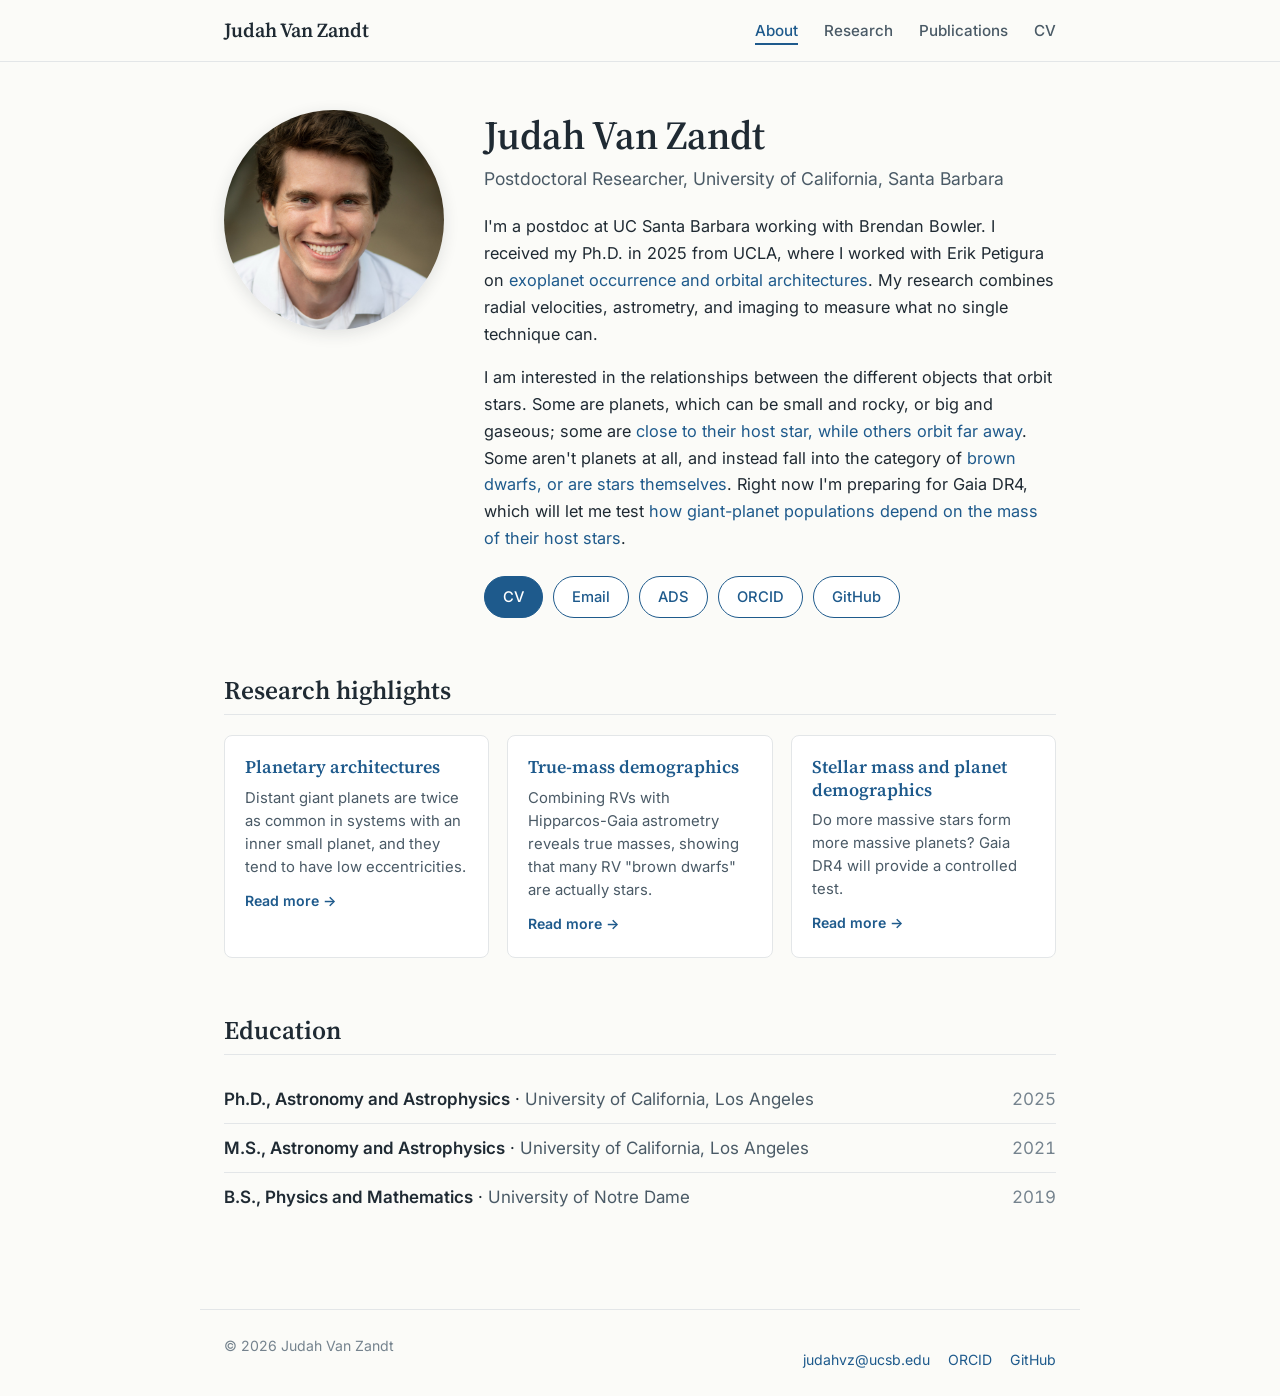
<file: index.html>
<!DOCTYPE html>
<html lang="en">
<head>
    <meta charset="UTF-8">
    <meta name="viewport" content="width=device-width, initial-scale=1.0">
    <title>Judah Van Zandt · Exoplanet Demographics</title>
    <meta name="description" content="Judah Van Zandt is a postdoctoral researcher at UC Santa Barbara studying giant-planet demographics and planetary system architectures with radial velocities, astrometry, and imaging.">
    <link rel="preconnect" href="https://fonts.googleapis.com">
    <link rel="preconnect" href="https://fonts.gstatic.com" crossorigin>
    <link href="https://fonts.googleapis.com/css2?family=Inter:wght@400;500;600;700&family=Source+Serif+4:opsz,wght@8..60,600&display=swap" rel="stylesheet">
    <link rel="stylesheet" href="style.css">
</head>
<body>
    <nav class="navbar">
        <div class="nav-container">
            <p class="logo"><a href="index.html">Judah Van Zandt</a></p>
            <ul class="nav-menu">
                <li><a href="index.html">About</a></li>
                <li><a href="research.html">Research</a></li>
                <li><a href="publications.html">Publications</a></li>
                <li><a href="cv.pdf" data-cv target="_blank" rel="noopener">CV</a></li>
            </ul>
        </div>
    </nav>

    <main class="container">
        <section class="hero">
            <img src="images/judah_headshot.jpeg" alt="Judah Van Zandt" class="profile-image">
            <div class="hero-text">
                <h1>Judah Van Zandt</h1>
                <p class="subtitle">Postdoctoral Researcher, University of California, Santa Barbara</p>
                <p>
                    I'm a postdoc at UC Santa Barbara working with Brendan Bowler. I received my Ph.D. in 2025 from UCLA, where I worked with Erik Petigura on <a href="research.html#architectures">exoplanet occurrence and orbital architectures</a>. My research combines radial velocities, astrometry, and imaging to measure what no single technique can.
                </p>
                <p>
                    I am interested in the relationships between the different objects that orbit stars. Some are planets, which can be small and rocky, or big and gaseous; some are <a href="research.html#architectures">close to their host star, while others orbit far away</a>. Some aren't planets at all, and instead fall into the category of <a href="research.html#true-masses">brown dwarfs, or are stars themselves</a>. Right now I'm preparing for Gaia DR4, which will let me test <a href="research.html#stellar-mass">how giant-planet populations depend on the mass of their host stars</a>.
                </p>
                <div class="hero-links">
                    <a href="cv.pdf" data-cv class="btn primary" target="_blank" rel="noopener">CV</a>
                    <a href="mailto:judahvz@ucsb.edu" class="btn">Email</a>
                    <a href="https://ui.adsabs.harvard.edu/search/q=orcid%3A0000-0002-4290-6826&amp;sort=date%20desc" class="btn" target="_blank" rel="noopener">ADS</a>
                    <a href="https://orcid.org/0000-0002-4290-6826" class="btn" target="_blank" rel="noopener">ORCID</a>
                    <a href="https://github.com/jvanzand" class="btn" target="_blank" rel="noopener">GitHub</a>
                </div>
            </div>
        </section>

        <section>
            <h2 class="section-title">Research highlights</h2>
            <div class="highlights">
                <a class="highlight-card" href="research.html#architectures">
                    <h3>Planetary architectures</h3>
                    <p>Distant giant planets are twice as common in systems with an inner small planet, and they tend to have low eccentricities.</p>
                    <span class="card-more">Read more →</span>
                </a>
                <a class="highlight-card" href="research.html#true-masses">
                    <h3>True-mass demographics</h3>
                    <p>Combining RVs with Hipparcos-Gaia astrometry reveals true masses, showing that many RV "brown dwarfs" are actually stars.</p>
                    <span class="card-more">Read more →</span>
                </a>
                <a class="highlight-card" href="research.html#stellar-mass">
                    <h3>Stellar mass and planet demographics</h3>
                    <p>Do more massive stars form more massive planets? Gaia DR4 will provide a controlled test.</p>
                    <span class="card-more">Read more →</span>
                </a>
            </div>
        </section>

        <section>
            <h2 class="section-title">Education</h2>
            <ul class="entry-list">
                <li class="entry">
                    <div><span class="entry-title">Ph.D., Astronomy and Astrophysics</span> · <span class="entry-where">University of California, Los Angeles</span></div>
                    <span class="entry-date">2025</span>
                </li>
                <li class="entry">
                    <div><span class="entry-title">M.S., Astronomy and Astrophysics</span> · <span class="entry-where">University of California, Los Angeles</span></div>
                    <span class="entry-date">2021</span>
                </li>
                <li class="entry">
                    <div><span class="entry-title">B.S., Physics and Mathematics</span> · <span class="entry-where">University of Notre Dame</span></div>
                    <span class="entry-date">2019</span>
                </li>
            </ul>
        </section>
    </main>

    <footer class="footer">
        <p>&copy; <span id="year"></span> Judah Van Zandt</p>
        <p class="footer-links">
            <a href="mailto:judahvz@ucsb.edu">judahvz@ucsb.edu</a>
            <a href="https://orcid.org/0000-0002-4290-6826" target="_blank" rel="noopener">ORCID</a>
            <a href="https://github.com/jvanzand" target="_blank" rel="noopener">GitHub</a>
        </p>
    </footer>

    <script src="script.js"></script>
</body>
</html>
</file>
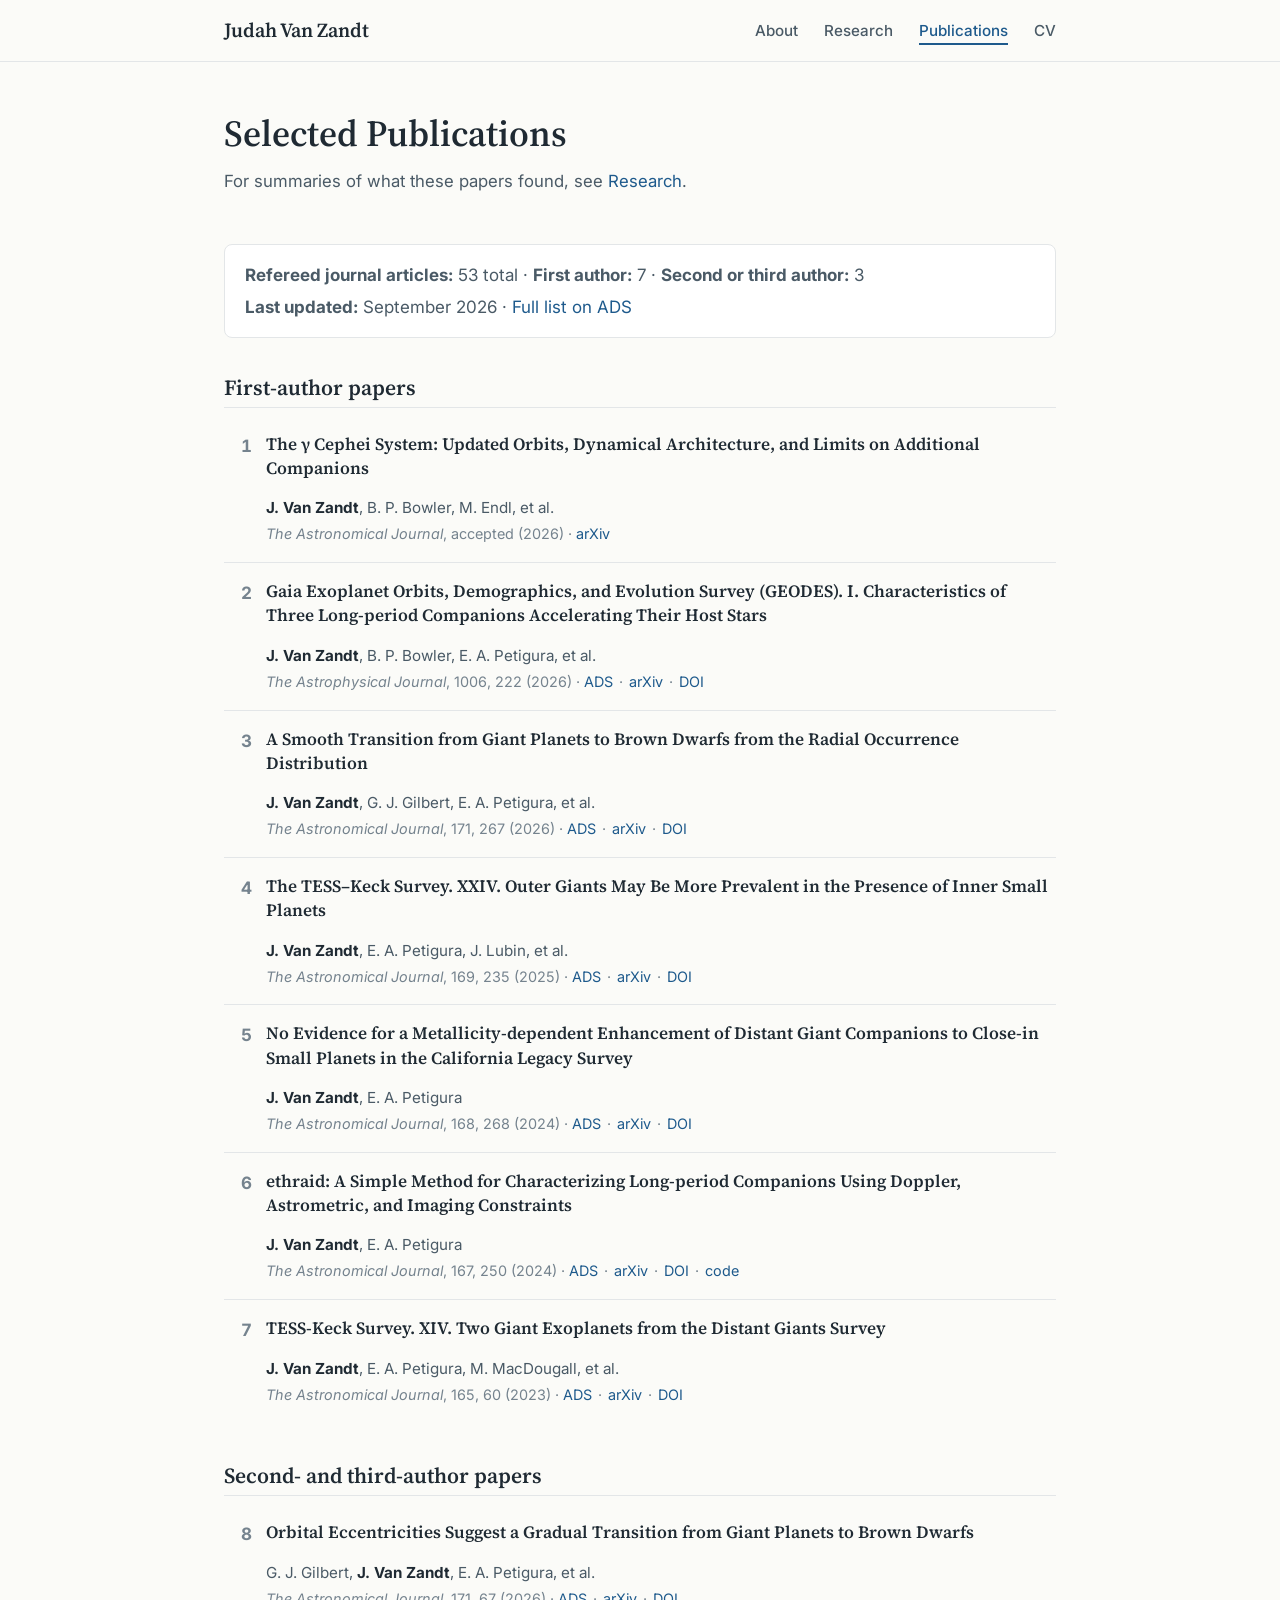
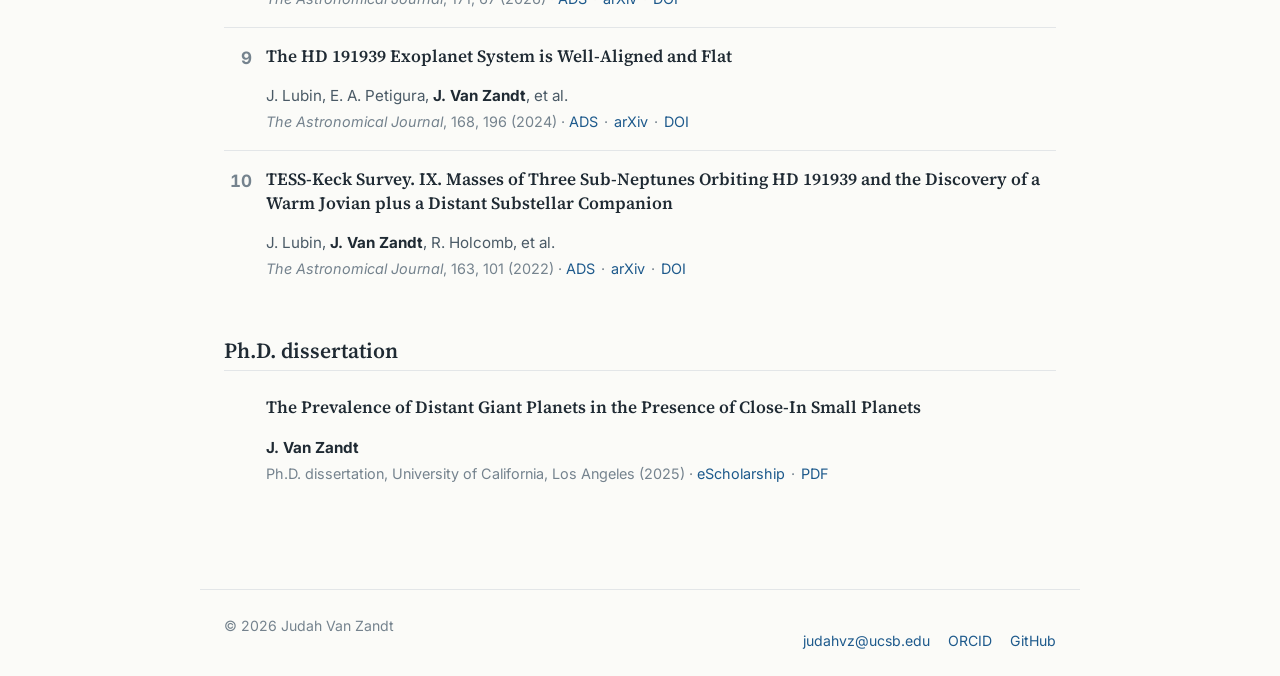
<file: publications.html>
<!DOCTYPE html>
<html lang="en">
<head>
    <meta charset="UTF-8">
    <meta name="viewport" content="width=device-width, initial-scale=1.0">
    <title>Publications · Judah Van Zandt</title>
    <meta name="description" content="Selected publications by Judah Van Zandt on exoplanet demographics, giant planets, and brown dwarfs.">
    <link rel="preconnect" href="https://fonts.googleapis.com">
    <link rel="preconnect" href="https://fonts.gstatic.com" crossorigin>
    <link href="https://fonts.googleapis.com/css2?family=Inter:wght@400;500;600;700&family=Source+Serif+4:opsz,wght@8..60,600&display=swap" rel="stylesheet">
    <link rel="stylesheet" href="style.css">
</head>
<body>
    <nav class="navbar">
        <div class="nav-container">
            <p class="logo"><a href="index.html">Judah Van Zandt</a></p>
            <ul class="nav-menu">
                <li><a href="index.html">About</a></li>
                <li><a href="research.html">Research</a></li>
                <li><a href="publications.html">Publications</a></li>
                <li><a href="cv.pdf" data-cv target="_blank" rel="noopener">CV</a></li>
            </ul>
        </div>
    </nav>

    <header class="page-intro">
        <h1>Selected Publications</h1>
        <p>For summaries of what these papers found, see <a href="research.html">Research</a>.</p>
    </header>

    <main class="container">
        <section class="publications">
            <div class="pub-summary">
                <p><strong>Refereed journal articles:</strong> 53 total · <strong>First author:</strong> 7 · <strong>Second or third author:</strong> 3</p>
                <p><strong>Last updated:</strong> September 2026 · <a href="https://ui.adsabs.harvard.edu/search/q=orcid%3A0000-0002-4290-6826&amp;sort=date%20desc" target="_blank" rel="noopener">Full list on ADS</a></p>
            </div>

            <div class="publication-group">
                <h2>First-author papers</h2>
                <ol class="publication-list">
                    <li id="pub-gamma-cep">
                        <p class="pub-title">The γ Cephei System: Updated Orbits, Dynamical Architecture, and Limits on Additional Companions</p>
                        <p class="authors"><strong>J. Van Zandt</strong>, B. P. Bowler, M. Endl, et al.</p>
                        <p class="publication-info"><em>The Astronomical Journal</em>, accepted (2026) · <span class="links"><a href="https://arxiv.org/abs/2608.30030" target="_blank" rel="noopener">arXiv</a></span></p>
                    </li>
                    <li id="pub-geodes-1">
                        <p class="pub-title">Gaia Exoplanet Orbits, Demographics, and Evolution Survey (GEODES). I. Characteristics of Three Long-period Companions Accelerating Their Host Stars</p>
                        <p class="authors"><strong>J. Van Zandt</strong>, B. P. Bowler, E. A. Petigura, et al.</p>
                        <p class="publication-info"><em>The Astrophysical Journal</em>, 1006, 222 (2026) · <span class="links"><a href="https://ui.adsabs.harvard.edu/abs/2026ApJ..1006..222V" target="_blank" rel="noopener">ADS</a><a href="https://arxiv.org/abs/2605.23018" target="_blank" rel="noopener">arXiv</a><a href="https://doi.org/10.3847/1538-4357/ae74cd" target="_blank" rel="noopener">DOI</a></span></p>
                    </li>
                    <li id="pub-cls-true-mass">
                        <p class="pub-title">A Smooth Transition from Giant Planets to Brown Dwarfs from the Radial Occurrence Distribution</p>
                        <p class="authors"><strong>J. Van Zandt</strong>, G. J. Gilbert, E. A. Petigura, et al.</p>
                        <p class="publication-info"><em>The Astronomical Journal</em>, 171, 267 (2026) · <span class="links"><a href="https://ui.adsabs.harvard.edu/abs/2026AJ....171..267V" target="_blank" rel="noopener">ADS</a><a href="https://arxiv.org/abs/2511.18758" target="_blank" rel="noopener">arXiv</a><a href="https://doi.org/10.3847/1538-3881/ae5102" target="_blank" rel="noopener">DOI</a></span></p>
                    </li>
                    <li id="pub-dgs-2025">
                        <p class="pub-title">The TESS–Keck Survey. XXIV. Outer Giants May Be More Prevalent in the Presence of Inner Small Planets</p>
                        <p class="authors"><strong>J. Van Zandt</strong>, E. A. Petigura, J. Lubin, et al.</p>
                        <p class="publication-info"><em>The Astronomical Journal</em>, 169, 235 (2025) · <span class="links"><a href="https://ui.adsabs.harvard.edu/abs/2025AJ....169..235V" target="_blank" rel="noopener">ADS</a><a href="https://arxiv.org/abs/2501.06342" target="_blank" rel="noopener">arXiv</a><a href="https://doi.org/10.3847/1538-3881/adbbed" target="_blank" rel="noopener">DOI</a></span></p>
                    </li>
                    <li id="pub-metallicity-2024">
                        <p class="pub-title">No Evidence for a Metallicity-dependent Enhancement of Distant Giant Companions to Close-in Small Planets in the California Legacy Survey</p>
                        <p class="authors"><strong>J. Van Zandt</strong>, E. A. Petigura</p>
                        <p class="publication-info"><em>The Astronomical Journal</em>, 168, 268 (2024) · <span class="links"><a href="https://ui.adsabs.harvard.edu/abs/2024AJ....168..268V" target="_blank" rel="noopener">ADS</a><a href="https://arxiv.org/abs/2410.23071" target="_blank" rel="noopener">arXiv</a><a href="https://doi.org/10.3847/1538-3881/ad8c3b" target="_blank" rel="noopener">DOI</a></span></p>
                    </li>
                    <li id="pub-ethraid">
                        <p class="pub-title">ethraid: A Simple Method for Characterizing Long-period Companions Using Doppler, Astrometric, and Imaging Constraints</p>
                        <p class="authors"><strong>J. Van Zandt</strong>, E. A. Petigura</p>
                        <p class="publication-info"><em>The Astronomical Journal</em>, 167, 250 (2024) · <span class="links"><a href="https://ui.adsabs.harvard.edu/abs/2024AJ....167..250V" target="_blank" rel="noopener">ADS</a><a href="https://arxiv.org/abs/2403.16340" target="_blank" rel="noopener">arXiv</a><a href="https://doi.org/10.3847/1538-3881/ad390b" target="_blank" rel="noopener">DOI</a><a href="https://github.com/jvanzand/ethraid" target="_blank" rel="noopener">code</a></span></p>
                    </li>
                    <li id="pub-dgs-2023">
                        <p class="pub-title">TESS-Keck Survey. XIV. Two Giant Exoplanets from the Distant Giants Survey</p>
                        <p class="authors"><strong>J. Van Zandt</strong>, E. A. Petigura, M. MacDougall, et al.</p>
                        <p class="publication-info"><em>The Astronomical Journal</em>, 165, 60 (2023) · <span class="links"><a href="https://ui.adsabs.harvard.edu/abs/2023AJ....165...60V" target="_blank" rel="noopener">ADS</a><a href="https://arxiv.org/abs/2209.06958" target="_blank" rel="noopener">arXiv</a><a href="https://doi.org/10.3847/1538-3881/aca6ef" target="_blank" rel="noopener">DOI</a></span></p>
                    </li>
                </ol>
            </div>

            <div class="publication-group">
                <h2>Second- and third-author papers</h2>
                <ol class="publication-list">
                    <li id="pub-gilbert-2026">
                        <p class="pub-title">Orbital Eccentricities Suggest a Gradual Transition from Giant Planets to Brown Dwarfs</p>
                        <p class="authors">G. J. Gilbert, <strong>J. Van Zandt</strong>, E. A. Petigura, et al.</p>
                        <p class="publication-info"><em>The Astronomical Journal</em>, 171, 67 (2026) · <span class="links"><a href="https://ui.adsabs.harvard.edu/abs/2026AJ....171...67G" target="_blank" rel="noopener">ADS</a><a href="https://arxiv.org/abs/2511.12816" target="_blank" rel="noopener">arXiv</a><a href="https://doi.org/10.3847/1538-3881/ae1fd7" target="_blank" rel="noopener">DOI</a></span></p>
                    </li>
                    <li id="pub-lubin-2024">
                        <p class="pub-title">The HD 191939 Exoplanet System is Well-Aligned and Flat</p>
                        <p class="authors">J. Lubin, E. A. Petigura, <strong>J. Van Zandt</strong>, et al.</p>
                        <p class="publication-info"><em>The Astronomical Journal</em>, 168, 196 (2024) · <span class="links"><a href="https://ui.adsabs.harvard.edu/abs/2024AJ....168..196L" target="_blank" rel="noopener">ADS</a><a href="https://arxiv.org/abs/2409.06795" target="_blank" rel="noopener">arXiv</a><a href="https://doi.org/10.3847/1538-3881/ad79ed" target="_blank" rel="noopener">DOI</a></span></p>
                    </li>
                    <li id="pub-lubin-2022">
                        <p class="pub-title">TESS-Keck Survey. IX. Masses of Three Sub-Neptunes Orbiting HD 191939 and the Discovery of a Warm Jovian plus a Distant Substellar Companion</p>
                        <p class="authors">J. Lubin, <strong>J. Van Zandt</strong>, R. Holcomb, et al.</p>
                        <p class="publication-info"><em>The Astronomical Journal</em>, 163, 101 (2022) · <span class="links"><a href="https://ui.adsabs.harvard.edu/abs/2022AJ....163..101L" target="_blank" rel="noopener">ADS</a><a href="https://arxiv.org/abs/2108.02208" target="_blank" rel="noopener">arXiv</a><a href="https://doi.org/10.3847/1538-3881/ac3d38" target="_blank" rel="noopener">DOI</a></span></p>
                    </li>
                </ol>
            </div>

            <div class="publication-group">
                <h2>Ph.D. dissertation</h2>
                <ul class="publication-list unnumbered">
                    <li id="pub-dissertation">
                        <p class="pub-title">The Prevalence of Distant Giant Planets in the Presence of Close-In Small Planets</p>
                        <p class="authors"><strong>J. Van Zandt</strong></p>
                        <p class="publication-info">Ph.D. dissertation, University of California, Los Angeles (2025) · <span class="links"><a href="https://escholarship.org/uc/item/2hh9c090" target="_blank" rel="noopener">eScholarship</a><a href="https://escholarship.org/content/qt2hh9c090/qt2hh9c090.pdf" target="_blank" rel="noopener">PDF</a></span></p>
                    </li>
                </ul>
            </div>
        </section>
    </main>

    <footer class="footer">
        <p>&copy; <span id="year"></span> Judah Van Zandt</p>
        <p class="footer-links">
            <a href="mailto:judahvz@ucsb.edu">judahvz@ucsb.edu</a>
            <a href="https://orcid.org/0000-0002-4290-6826" target="_blank" rel="noopener">ORCID</a>
            <a href="https://github.com/jvanzand" target="_blank" rel="noopener">GitHub</a>
        </p>
    </footer>

    <script src="script.js"></script>
</body>
</html>
</file>
<file: style.css>
/* ============================================
   Design tokens
   ============================================ */

:root {
    --ink: #1f2a33;          /* main text */
    --ink-soft: #4a5a66;     /* secondary text */
    --ink-faint: #75838e;    /* captions, meta */
    --accent: #1e5a8c;       /* links, highlights */
    --accent-dark: #153f63;
    --accent-tint: #eaf1f7;
    --bg: #fbfbf8;
    --surface: #ffffff;
    --rule: #e3e6e8;
    --radius: 8px;
    --serif: "Source Serif 4", Georgia, "Times New Roman", serif;
    --sans: "Inter", -apple-system, BlinkMacSystemFont, "Helvetica Neue", Arial, sans-serif;
    --measure: 880px;        /* max content width */
}

* {
    margin: 0;
    padding: 0;
    box-sizing: border-box;
}

html {
    scroll-behavior: smooth;
    scroll-padding-top: 80px; /* keep anchored headings clear of the sticky nav */
}

body {
    font-family: var(--sans);
    font-size: 17px;
    line-height: 1.65;
    color: var(--ink);
    background-color: var(--bg);
    -webkit-font-smoothing: antialiased;
}

a {
    color: var(--accent);
    text-decoration: none;
}

a:hover {
    color: var(--accent-dark);
    text-decoration: underline;
}

h1, h2, h3 {
    font-family: var(--serif);
    font-weight: 600;
    line-height: 1.25;
    color: var(--ink);
}

p + p {
    margin-top: 1em;
}

/* ============================================
   Navigation
   ============================================ */

.navbar {
    background-color: rgba(251, 251, 248, 0.94);
    backdrop-filter: blur(6px);
    border-bottom: 1px solid var(--rule);
    position: sticky;
    top: 0;
    z-index: 100;
}

.nav-container {
    max-width: var(--measure);
    margin: 0 auto;
    padding: 14px 24px;
    display: flex;
    justify-content: space-between;
    align-items: center;
    gap: 16px;
}

.logo {
    font-family: var(--serif);
    font-size: 1.25rem;
    font-weight: 600;
}

.logo a {
    color: var(--ink);
}

.logo a:hover {
    color: var(--accent);
    text-decoration: none;
}

.nav-menu {
    display: flex;
    list-style: none;
    gap: 26px;
    font-size: 0.95rem;
}

.nav-menu a {
    color: var(--ink-soft);
    font-weight: 500;
    padding-bottom: 3px;
    border-bottom: 2px solid transparent;
}

.nav-menu a:hover,
.nav-menu a.active {
    color: var(--accent);
    border-bottom-color: var(--accent);
    text-decoration: none;
}

/* ============================================
   Layout
   ============================================ */

.container {
    max-width: var(--measure);
    margin: 0 auto;
    padding: 48px 24px 24px;
}

section + section {
    margin-top: 56px;
}

.section-title {
    font-size: 1.6rem;
    margin-bottom: 20px;
    padding-bottom: 8px;
    border-bottom: 1px solid var(--rule);
}

.page-intro {
    max-width: var(--measure);
    margin: 0 auto;
    padding: 48px 24px 0;
}

.page-intro h1 {
    font-size: 2.3rem;
    margin-bottom: 12px;
}

.page-intro p {
    color: var(--ink-soft);
    font-size: 1.05rem;
    max-width: 680px;
}

/* ============================================
   Home: hero
   ============================================ */

.hero {
    display: grid;
    grid-template-columns: 220px 1fr;
    gap: 40px;
    align-items: start;
}

.profile-image {
    width: 220px;
    height: 220px;
    border-radius: 50%;
    object-fit: cover;
    box-shadow: 0 4px 16px rgba(31, 42, 51, 0.12);
}

.hero h1 {
    font-size: 2.5rem;
    margin-bottom: 4px;
}

.hero .subtitle {
    font-size: 1.1rem;
    color: var(--ink-soft);
    margin-bottom: 20px;
}

.hero-text p {
    font-size: 1.02rem;
}

.hero-links {
    display: flex;
    flex-wrap: wrap;
    gap: 10px;
    margin-top: 24px;
}

.btn {
    display: inline-block;
    padding: 8px 18px;
    border: 1px solid var(--accent);
    border-radius: 999px;
    color: var(--accent);
    font-size: 0.92rem;
    font-weight: 500;
    background: var(--surface);
    transition: background-color 0.15s ease, color 0.15s ease;
}

.btn:hover {
    background: var(--accent);
    color: #fff;
    text-decoration: none;
}

.btn.primary {
    background: var(--accent);
    color: #fff;
}

.btn.primary:hover {
    background: var(--accent-dark);
    border-color: var(--accent-dark);
}

/* ============================================
   Home: research highlight cards
   ============================================ */

.highlights {
    display: grid;
    grid-template-columns: repeat(3, 1fr);
    gap: 18px;
}

.highlight-card {
    display: block;
    background: var(--surface);
    border: 1px solid var(--rule);
    border-radius: var(--radius);
    padding: 20px;
    color: var(--ink);
    transition: border-color 0.15s ease, box-shadow 0.15s ease, transform 0.15s ease;
}

.highlight-card:hover {
    border-color: var(--accent);
    box-shadow: 0 6px 18px rgba(30, 90, 140, 0.1);
    transform: translateY(-2px);
    text-decoration: none;
    color: var(--ink);
}

.highlight-card h3 {
    font-size: 1.12rem;
    margin-bottom: 8px;
    color: var(--accent);
}

.highlight-card p {
    font-size: 0.93rem;
    color: var(--ink-soft);
    line-height: 1.55;
}

.card-more {
    display: inline-block;
    margin-top: 10px;
    font-size: 0.88rem;
    font-weight: 600;
    color: var(--accent);
}

/* ============================================
   Home: education
   ============================================ */

.entry-list {
    list-style: none;
}

.entry {
    display: flex;
    justify-content: space-between;
    gap: 16px;
    padding: 10px 0;
    border-bottom: 1px solid var(--rule);
}

.entry:last-child {
    border-bottom: 0;
}

.entry-title {
    font-weight: 600;
}

.entry-where {
    color: var(--ink-soft);
}

.entry-date {
    color: var(--ink-faint);
    white-space: nowrap;
    font-variant-numeric: tabular-nums;
}

/* ============================================
   Research page
   ============================================ */

.research-toc {
    display: flex;
    flex-wrap: wrap;
    gap: 10px;
    margin-top: 20px;
}

.research-section h2 {
    font-size: 1.6rem;
    margin-bottom: 14px;
    padding-bottom: 8px;
    border-bottom: 1px solid var(--rule);
}

.research-body {
    display: grid;
    grid-template-columns: 1fr 300px;
    gap: 32px;
    align-items: start;
}

.research-body.stacked {
    grid-template-columns: 1fr;
}

.research-body.stacked .figure {
    max-width: 100%;
}

.key-results {
    margin: 16px 0 16px 1.2em;
}

.key-results li + li {
    margin-top: 6px;
}

.figure {
    margin: 0;
}

.figure-stack .figure + .figure {
    margin-top: 28px;
}

.figure img {
    width: 100%;
    border-radius: var(--radius);
    border: 1px solid var(--rule);
    background: var(--surface);
}

/* Shown until a real image is added; see comments in research.html. */
.figure-placeholder {
    aspect-ratio: 4 / 3;
    display: flex;
    flex-direction: column;
    gap: 6px;
    align-items: center;
    justify-content: center;
    text-align: center;
    padding: 16px;
    border: 1.5px dashed #b9c4cc;
    border-radius: var(--radius);
    background: repeating-linear-gradient(45deg, #f4f6f7, #f4f6f7 10px, #eef1f3 10px, #eef1f3 20px);
    color: var(--ink-faint);
    font-size: 0.85rem;
    line-height: 1.45;
}

.figure-placeholder code {
    font-size: 0.78rem;
    word-break: break-all;
}

.figure figcaption {
    margin-top: 8px;
    font-size: 0.85rem;
    color: var(--ink-faint);
    line-height: 1.5;
}

.paper-links {
    margin-top: 20px;
    padding: 14px 18px;
    background: var(--accent-tint);
    border-radius: var(--radius);
    font-size: 0.93rem;
}

.paper-links h3 {
    font-family: var(--sans);
    font-size: 0.78rem;
    font-weight: 700;
    letter-spacing: 0.06em;
    text-transform: uppercase;
    color: var(--ink-soft);
    margin-bottom: 6px;
}

.paper-links ul {
    list-style: none;
}

.paper-links li + li {
    margin-top: 4px;
}

.paper-links .links {
    white-space: nowrap;
    font-size: 0.88rem;
}

.see-all {
    margin-top: 48px;
    font-weight: 600;
}

.video-card {
    display: block;
    margin-top: 28px;
    color: var(--ink);
}

.video-card:hover {
    text-decoration: none;
    color: var(--ink);
}

.video-thumb {
    position: relative;
    display: block;
    aspect-ratio: 16 / 9;
    border-radius: var(--radius);
    overflow: hidden;
    border: 1px solid var(--rule);
}

.video-thumb img {
    width: 100%;
    height: 100%;
    object-fit: cover;
    display: block;
    transition: transform 0.2s ease;
}

.video-card:hover .video-thumb img {
    transform: scale(1.03);
}

/* Play button: dark circle with a white triangle. */
.play-icon {
    position: absolute;
    top: 50%;
    left: 50%;
    width: 56px;
    height: 56px;
    margin: -28px 0 0 -28px;
    border-radius: 50%;
    background: rgba(20, 30, 40, 0.75);
    transition: background-color 0.15s ease;
}

.play-icon::after {
    content: "";
    position: absolute;
    top: 50%;
    left: 50%;
    margin: -10px 0 0 -6px;
    border-style: solid;
    border-width: 10px 0 10px 17px;
    border-color: transparent transparent transparent #fff;
}

.video-card:hover .play-icon {
    background: #c4302b;
}

.video-text {
    display: block;
    margin-top: 8px;
    font-size: 0.85rem;
    color: var(--ink-faint);
    line-height: 1.5;
}

.video-text strong {
    display: block;
    color: var(--accent);
    font-size: 0.92rem;
}

/* ============================================
   Publications page
   ============================================ */

.pub-summary {
    background: var(--surface);
    border: 1px solid var(--rule);
    border-radius: var(--radius);
    padding: 16px 20px;
    margin-bottom: 36px;
    color: var(--ink-soft);
}

.pub-summary p + p {
    margin-top: 4px;
}

.publication-group + .publication-group {
    margin-top: 40px;
}

.publication-group h2 {
    font-size: 1.35rem;
    margin-bottom: 8px;
    padding-bottom: 6px;
    border-bottom: 1px solid var(--rule);
}

.publications {
    counter-reset: pub; /* numbering continues across publication groups */
}

.publication-list {
    list-style: none;
}

.publication-list li {
    counter-increment: pub;
    position: relative;
    padding: 16px 0 16px 42px;
    border-bottom: 1px solid var(--rule);
}

.publication-list li:last-child {
    border-bottom: 0;
}

.publication-list li::before {
    content: counter(pub);
    position: absolute;
    left: 0;
    top: 16px;
    width: 28px;
    text-align: right;
    font-weight: 700;
    color: var(--ink-faint);
    font-variant-numeric: tabular-nums;
}

/* Entries outside the numbered paper list, such as the dissertation */
.publication-list.unnumbered li {
    counter-increment: none;
}

.publication-list.unnumbered li::before {
    content: none;
}

.publication-list li:target {
    background: var(--accent-tint);
    border-radius: var(--radius);
}

.pub-title {
    font-family: var(--serif);
    font-size: 1.08rem;
    font-weight: 600;
    line-height: 1.4;
    margin-bottom: 4px;
}

.authors {
    color: var(--ink-soft);
    font-size: 0.95rem;
}

.authors strong {
    color: var(--ink);
}

.publication-info {
    color: var(--ink-faint);
    font-size: 0.9rem;
    margin-top: 2px;
}

.publication-info .links a + a::before {
    content: "·";
    color: var(--ink-faint);
    margin: 0 6px;
}

/* ============================================
   Footer
   ============================================ */

.footer {
    max-width: var(--measure);
    margin: 64px auto 0;
    padding: 24px;
    border-top: 1px solid var(--rule);
    display: flex;
    justify-content: space-between;
    flex-wrap: wrap;
    gap: 12px;
    font-size: 0.88rem;
    color: var(--ink-faint);
}

.footer-links {
    display: flex;
    gap: 18px;
}

/* ============================================
   Responsive
   ============================================ */

@media (max-width: 800px) {
    .highlights {
        grid-template-columns: 1fr;
    }

    .research-body {
        grid-template-columns: 1fr;
    }

    .figure {
        max-width: 420px;
    }
}

@media (max-width: 640px) {
    body {
        font-size: 16px;
    }

    .nav-container {
        flex-direction: column;
        align-items: flex-start;
        gap: 8px;
    }

    .nav-menu {
        gap: 18px;
    }

    .hero {
        grid-template-columns: 1fr;
        gap: 20px;
    }

    .profile-image {
        width: 160px;
        height: 160px;
    }

    .hero h1 {
        font-size: 2rem;
    }

    .page-intro h1 {
        font-size: 1.9rem;
    }

    .entry {
        flex-direction: column;
        gap: 0;
    }
}
</file>
